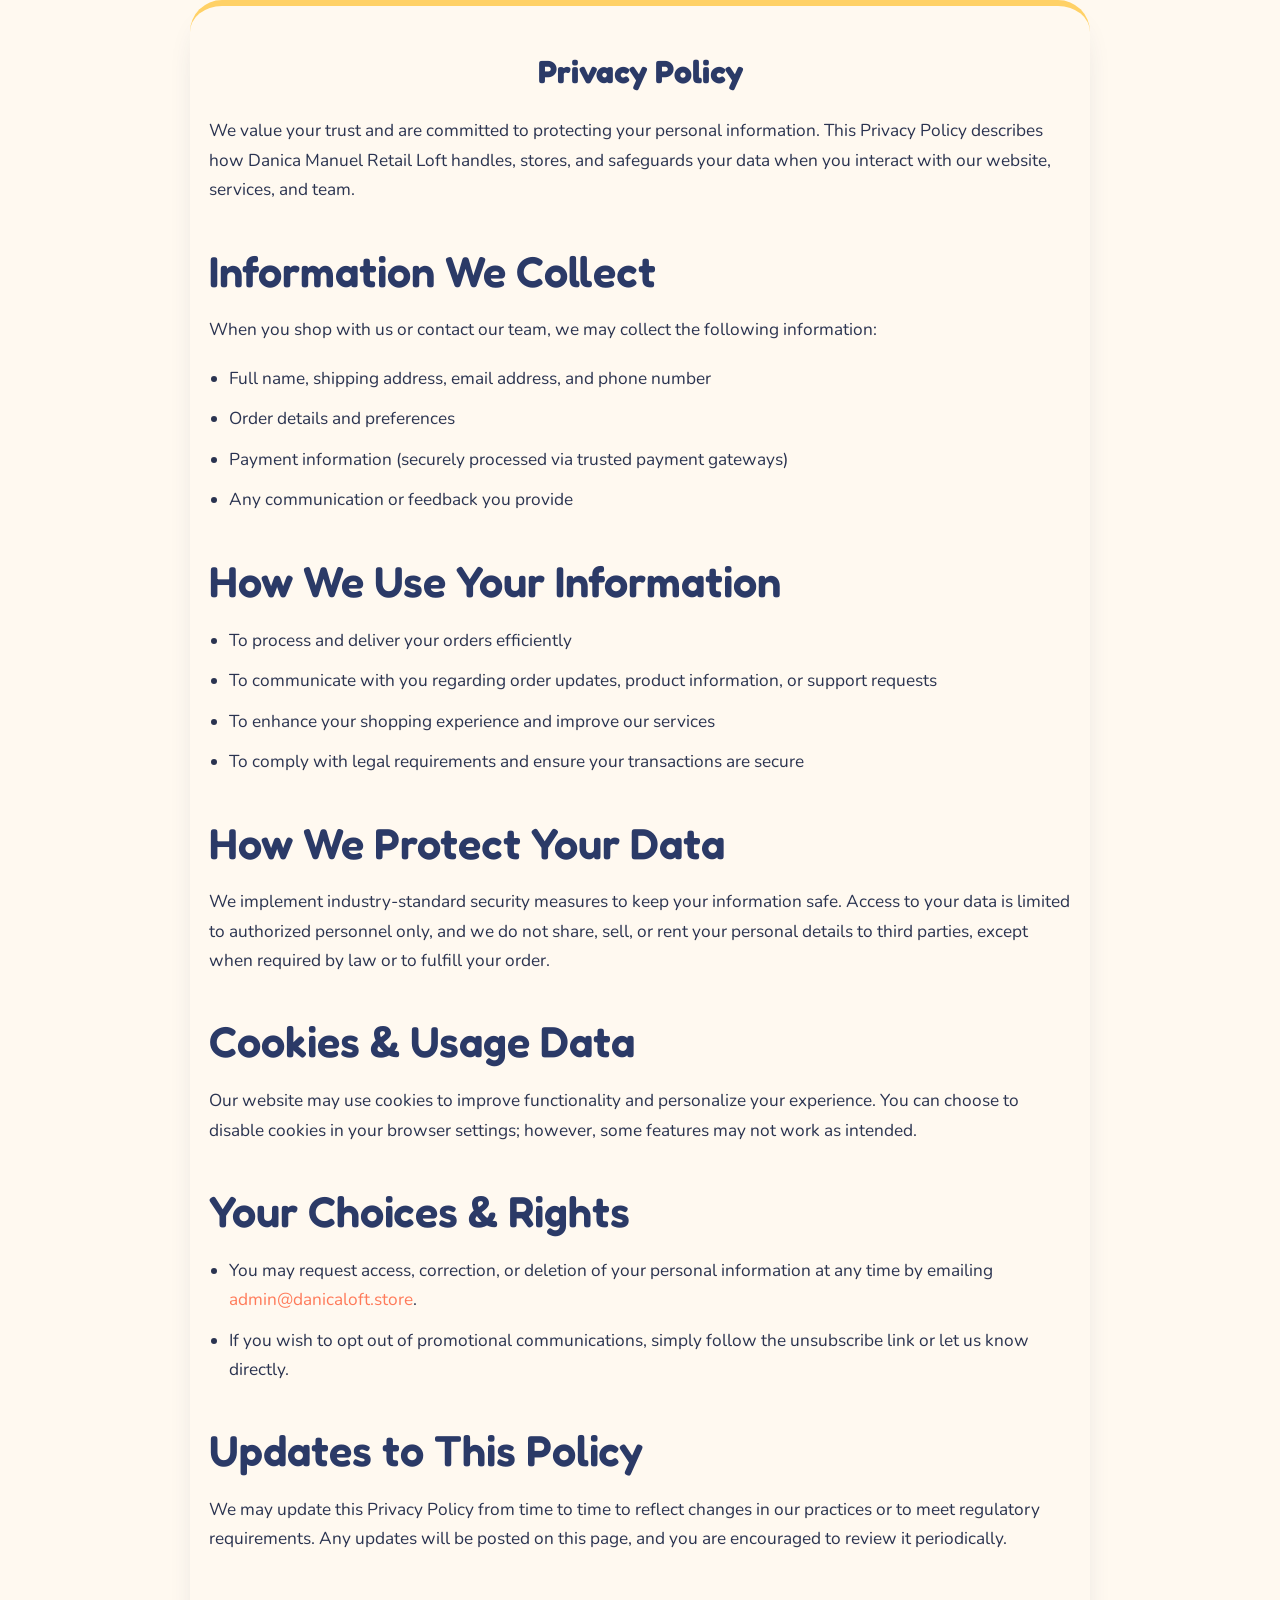
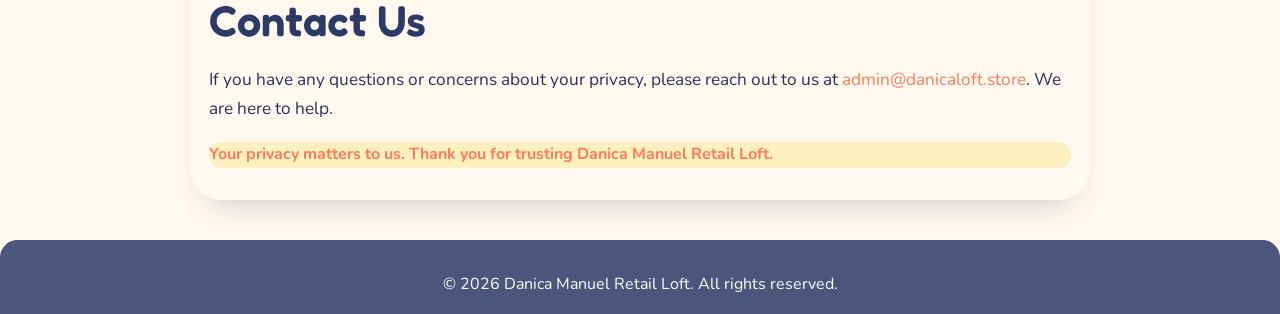
<file: privacy-policy.html>
<!DOCTYPE html>
<html lang="en">
<head>
  <meta charset="UTF-8" />
  <meta name="viewport" content="width=device-width, initial-scale=1.0" />
  <title>Privacy Policy – Danica Manuel Retail Loft</title>
  <link rel="icon" type="image/png" href="image/LOGO.png" />
  <link href="https://fonts.googleapis.com/css2?family=Inter:wght@400;600;700&family=Montserrat:wght@700&display=swap" rel="stylesheet" />
  <style>
    :root {
      --primary: #111111;
      --secondary: #ff3c00;
      --accent: #ffb366;
      --bg: #f7f8fb;
      --text: #222a36;
      --muted: #6c7a91;
      --white: #fff;
      --radius: 1.1rem;
      --shadow: 0 8px 32px 0 rgba(55, 55, 55, 0.07);
    }
    * { box-sizing: border-box; margin: 0; padding: 0; }
    html { scroll-behavior: smooth; }
    body {
      font-family: 'Inter', Arial, sans-serif;
      background: var(--bg);
      color: var(--text);
      min-height: 100vh;
      line-height: 1.6;
    }
    a { text-decoration: none; color: var(--secondary); }
    .container {
      max-width: 900px;
      margin: 0 auto;
      padding: 2.5rem 1.2rem 2rem;
    }
    h1 {
      font-size: 2rem;
      font-family: 'Montserrat', 'Inter', Arial, sans-serif;
      font-weight: 700;
      color: var(--secondary);
      margin-bottom: 1.2rem;
      text-align: center;
      letter-spacing: 1px;
    }
    .section-title {
      font-size: 1.20rem;
      color: var(--primary);
      font-weight: 600;
      margin-top: 2rem;
      margin-bottom: .6rem;
    }
    p, ul {
      font-size: 1.08rem;
      margin-bottom: 1.2rem;
      color: var(--text);
      line-height: 1.7;
    }
    ul { padding-left: 1.25rem; }
    li { margin-bottom: .7rem; }
    .highlight {
      color: var(--secondary);
      font-weight: 700;
    }
    footer {
      background: var(--primary);
      color: var(--white);
      padding: 2rem 0 1rem;
      text-align: center;
      margin-top: 2.5rem;
      border-radius: 1.1rem 1.1rem 0 0;
      font-size: 1rem;
      opacity: .85;
    }
    @media (max-width: 600px) {
      .container { padding: 1.1rem .6rem 1.2rem; }
      h1 { font-size: 1.35rem; }
    }
  </style>
  <link rel="preconnect" href="https://fonts.googleapis.com"><link rel="preconnect" href="https://fonts.gstatic.com" crossorigin><link href="https://fonts.googleapis.com/css2?family=Fredoka:wght@500;600;700&family=Nunito:wght@400;600;700;800&display=swap" rel="stylesheet"><link rel="stylesheet" href="polish.css">
</head>
<body>
  <div class="container">
    <h1>Privacy Policy</h1>
    <p>
      We value your trust and are committed to protecting your personal information. This Privacy Policy describes how Danica Manuel Retail Loft handles, stores, and safeguards your data when you interact with our website, services, and team.
    </p>
    <div class="section-title">Information We Collect</div>
    <p>
      When you shop with us or contact our team, we may collect the following information:
    </p>
    <ul>
      <li>Full name, shipping address, email address, and phone number</li>
      <li>Order details and preferences</li>
      <li>Payment information (securely processed via trusted payment gateways)</li>
      <li>Any communication or feedback you provide</li>
    </ul>
    <div class="section-title">How We Use Your Information</div>
    <ul>
      <li>To process and deliver your orders efficiently</li>
      <li>To communicate with you regarding order updates, product information, or support requests</li>
      <li>To enhance your shopping experience and improve our services</li>
      <li>To comply with legal requirements and ensure your transactions are secure</li>
    </ul>
    <div class="section-title">How We Protect Your Data</div>
    <p>
      We implement industry-standard security measures to keep your information safe. Access to your data is limited to authorized personnel only, and we do not share, sell, or rent your personal details to third parties, except when required by law or to fulfill your order.
    </p>
    <div class="section-title">Cookies & Usage Data</div>
    <p>
      Our website may use cookies to improve functionality and personalize your experience. You can choose to disable cookies in your browser settings; however, some features may not work as intended.
    </p>
    <div class="section-title">Your Choices & Rights</div>
    <ul>
      <li>You may request access, correction, or deletion of your personal information at any time by emailing <a href="mailto:admin@danicaloft.store">admin@danicaloft.store</a>.</li>
      <li>If you wish to opt out of promotional communications, simply follow the unsubscribe link or let us know directly.</li>
    </ul>
    <div class="section-title">Updates to This Policy</div>
    <p>
      We may update this Privacy Policy from time to time to reflect changes in our practices or to meet regulatory requirements. Any updates will be posted on this page, and you are encouraged to review it periodically.
    </p>
    <div class="section-title">Contact Us</div>
    <p>
      If you have any questions or concerns about your privacy, please reach out to us at <a href="mailto:admin@danicaloft.store">admin@danicaloft.store</a>. We are here to help.
    </p>
    <div class="highlight">Your privacy matters to us. Thank you for trusting Danica Manuel Retail Loft.</div>
  </div>
  <footer>
    &copy; <span id="footer-year"></span> Danica Manuel Retail Loft. All rights reserved.
  </footer>
  <script>
    document.getElementById('footer-year').textContent = new Date().getFullYear();
  </script>
</body>
</html>
</file>
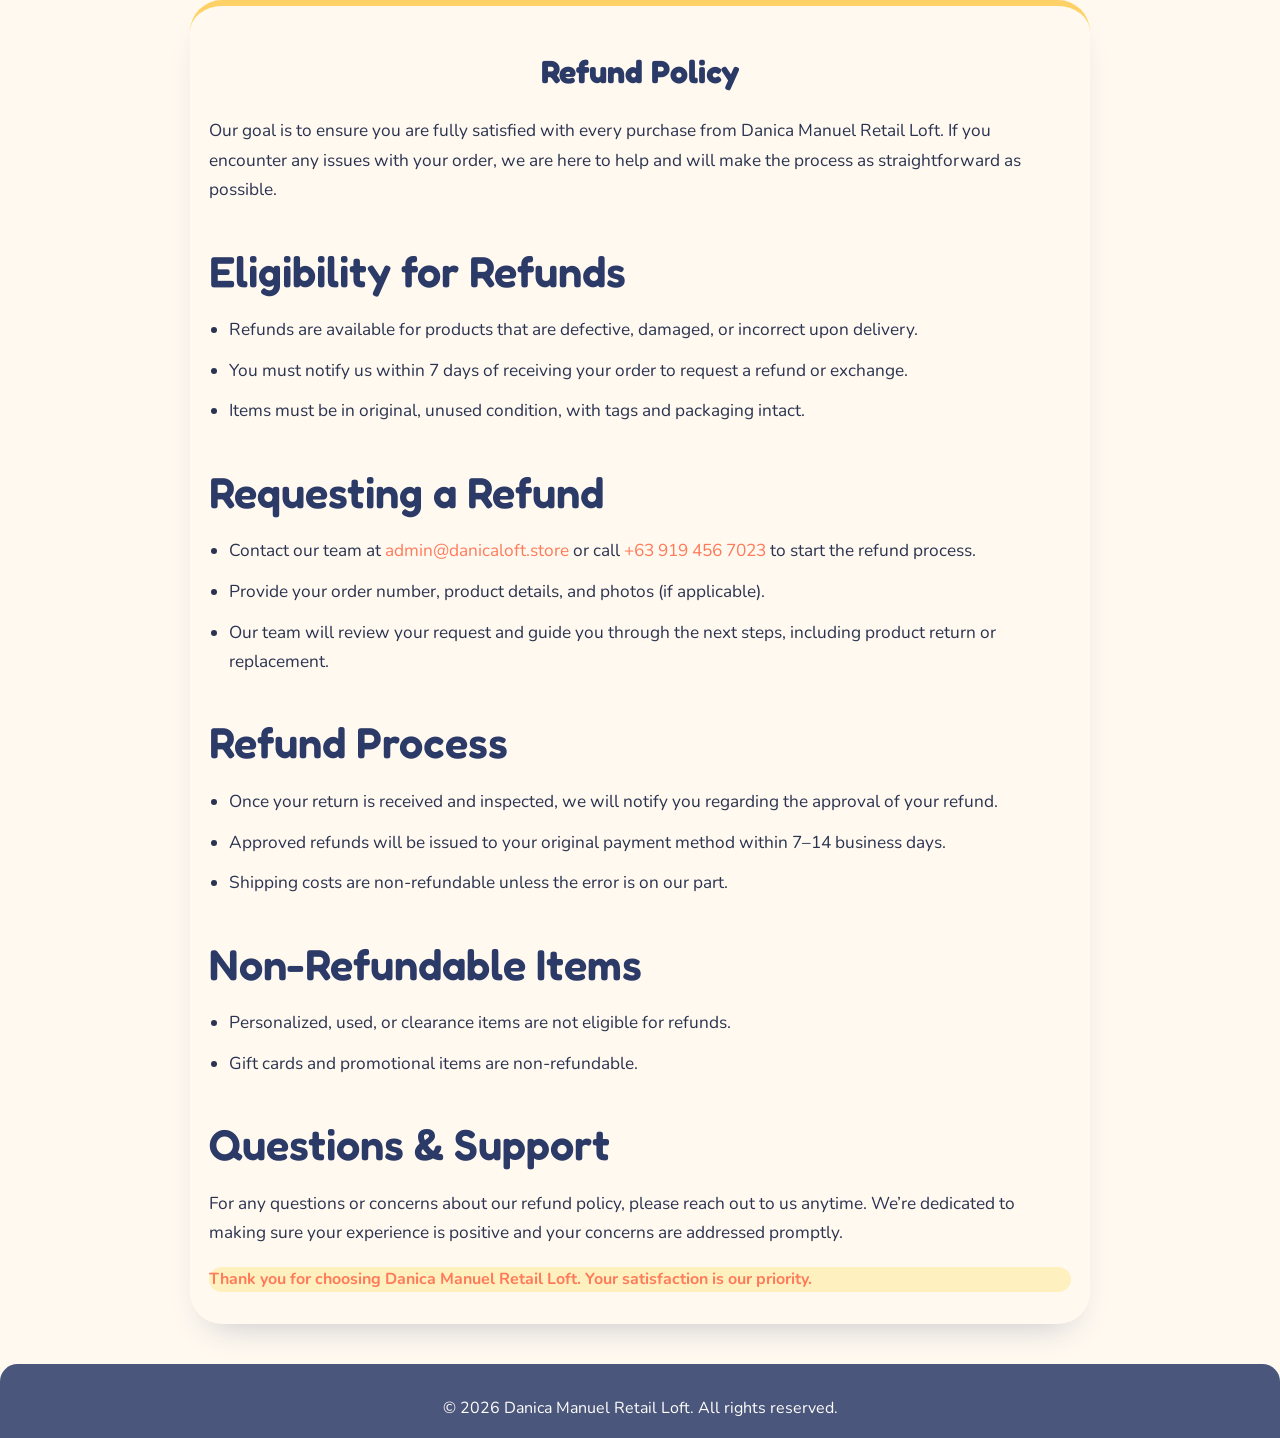
<file: refund-policy.html>
<!DOCTYPE html>
<html lang="en">
<head>
  <meta charset="UTF-8" />
  <meta name="viewport" content="width=device-width, initial-scale=1.0" />
  <title>Refund Policy – Danica Manuel Retail Loft</title>
  <link rel="icon" type="image/png" href="image/LOGO.png" />
  <link href="https://fonts.googleapis.com/css2?family=Inter:wght@400;600;700&family=Montserrat:wght@700&display=swap" rel="stylesheet" />
  <style>
    :root {
      --primary: #111111;
      --secondary: #ff3c00;
      --accent: #ffb366;
      --bg: #f7f8fb;
      --text: #222a36;
      --muted: #6c7a91;
      --white: #fff;
      --radius: 1.1rem;
      --shadow: 0 8px 32px 0 rgba(55, 55, 55, 0.07);
    }
    * { box-sizing: border-box; margin: 0; padding: 0; }
    html { scroll-behavior: smooth; }
    body {
      font-family: 'Inter', Arial, sans-serif;
      background: var(--bg);
      color: var(--text);
      min-height: 100vh;
      line-height: 1.6;
    }
    a { text-decoration: none; color: var(--secondary); }
    .container {
      max-width: 900px;
      margin: 0 auto;
      padding: 2.5rem 1.2rem 2rem;
    }
    h1 {
      font-size: 2rem;
      font-family: 'Montserrat', 'Inter', Arial, sans-serif;
      font-weight: 700;
      color: var(--secondary);
      margin-bottom: 1.2rem;
      text-align: center;
      letter-spacing: 1px;
    }
    .section-title {
      font-size: 1.20rem;
      color: var(--primary);
      font-weight: 600;
      margin-top: 2rem;
      margin-bottom: .6rem;
    }
    p, ul {
      font-size: 1.08rem;
      margin-bottom: 1.2rem;
      color: var(--text);
      line-height: 1.7;
    }
    ul { padding-left: 1.25rem; }
    li { margin-bottom: .7rem; }
    .highlight {
      color: var(--secondary);
      font-weight: 700;
    }
    footer {
      background: var(--primary);
      color: var(--white);
      padding: 2rem 0 1rem;
      text-align: center;
      margin-top: 2.5rem;
      border-radius: 1.1rem 1.1rem 0 0;
      font-size: 1rem;
      opacity: .85;
    }
    @media (max-width: 600px) {
      .container { padding: 1.1rem .6rem 1.2rem; }
      h1 { font-size: 1.35rem; }
    }
  </style>
  <link rel="preconnect" href="https://fonts.googleapis.com"><link rel="preconnect" href="https://fonts.gstatic.com" crossorigin><link href="https://fonts.googleapis.com/css2?family=Fredoka:wght@500;600;700&family=Nunito:wght@400;600;700;800&display=swap" rel="stylesheet"><link rel="stylesheet" href="polish.css">
</head>
<body>
  <div class="container">
    <h1>Refund Policy</h1>
    <p>
      Our goal is to ensure you are fully satisfied with every purchase from Danica Manuel Retail Loft. If you encounter any issues with your order, we are here to help and will make the process as straightforward as possible.
    </p>
    <div class="section-title">Eligibility for Refunds</div>
    <ul>
      <li>Refunds are available for products that are defective, damaged, or incorrect upon delivery.</li>
      <li>You must notify us within 7 days of receiving your order to request a refund or exchange.</li>
      <li>Items must be in original, unused condition, with tags and packaging intact.</li>
    </ul>
    <div class="section-title">Requesting a Refund</div>
    <ul>
      <li>Contact our team at <a href="mailto:admin@danicaloft.store">admin@danicaloft.store</a> or call <a href="tel:+639194567023">+63 919 456 7023</a> to start the refund process.</li>
      <li>Provide your order number, product details, and photos (if applicable).</li>
      <li>Our team will review your request and guide you through the next steps, including product return or replacement.</li>
    </ul>
    <div class="section-title">Refund Process</div>
    <ul>
      <li>Once your return is received and inspected, we will notify you regarding the approval of your refund.</li>
      <li>Approved refunds will be issued to your original payment method within 7–14 business days.</li>
      <li>Shipping costs are non-refundable unless the error is on our part.</li>
    </ul>
    <div class="section-title">Non-Refundable Items</div>
    <ul>
      <li>Personalized, used, or clearance items are not eligible for refunds.</li>
      <li>Gift cards and promotional items are non-refundable.</li>
    </ul>
    <div class="section-title">Questions & Support</div>
    <p>
      For any questions or concerns about our refund policy, please reach out to us anytime. We’re dedicated to making sure your experience is positive and your concerns are addressed promptly.
    </p>
    <div class="highlight">Thank you for choosing Danica Manuel Retail Loft. Your satisfaction is our priority.</div>
  </div>
  <footer>
    &copy; <span id="footer-year"></span> Danica Manuel Retail Loft. All rights reserved.
  </footer>
  <script>
    document.getElementById('footer-year').textContent = new Date().getFullYear();
  </script>
</body>
</html>
</file>
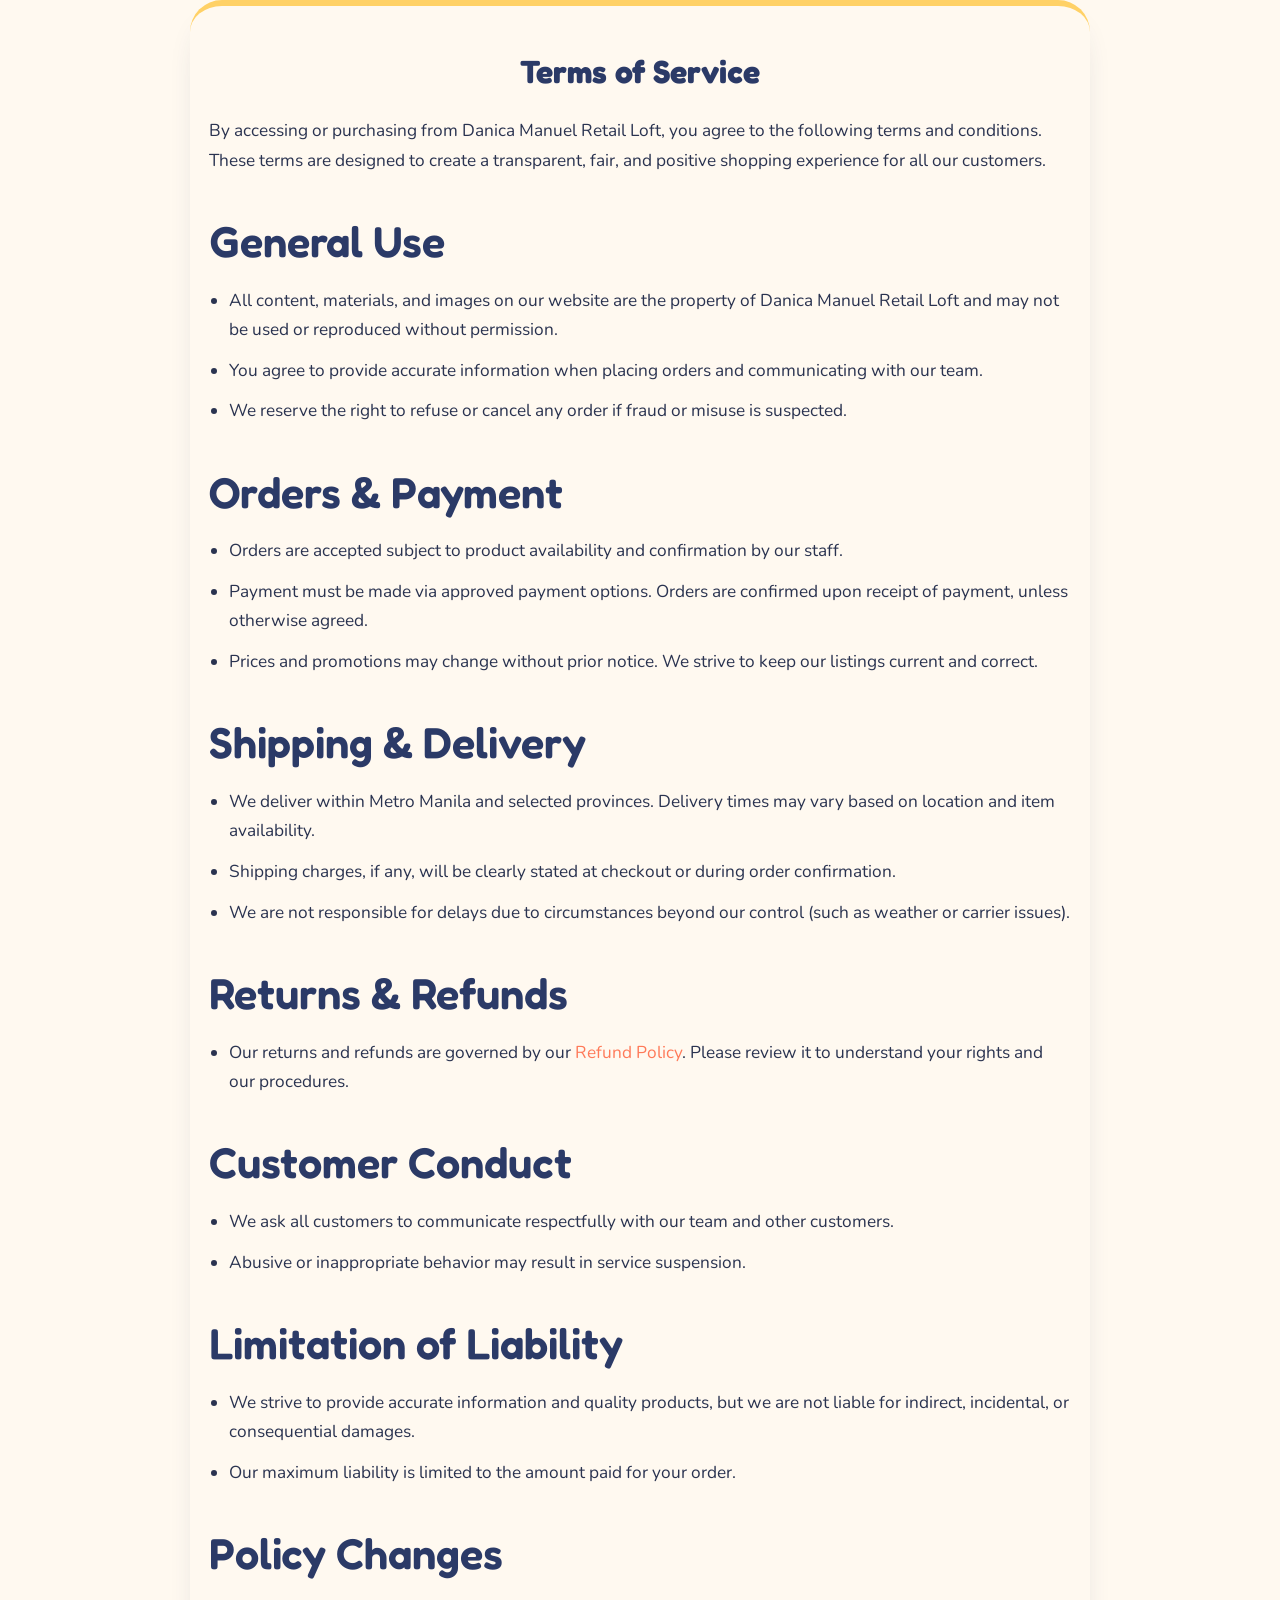
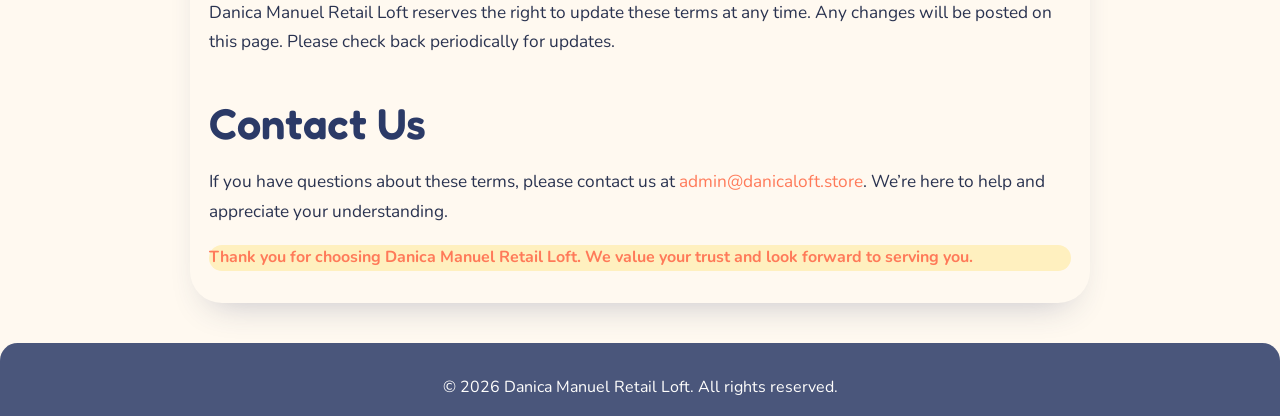
<file: terms.html>
<!DOCTYPE html>
<html lang="en">
<head>
  <meta charset="UTF-8" />
  <meta name="viewport" content="width=device-width, initial-scale=1.0" />
  <title>Terms of Service – Danica Manuel Retail Loft</title>
  <link rel="icon" type="image/png" href="image/LOGO.png" />
  <link href="https://fonts.googleapis.com/css2?family=Inter:wght@400;600;700&family=Montserrat:wght@700&display=swap" rel="stylesheet" />
  <style>
    :root {
      --primary: #111111;
      --secondary: #ff3c00;
      --accent: #ffb366;
      --bg: #f7f8fb;
      --text: #222a36;
      --muted: #6c7a91;
      --white: #fff;
      --radius: 1.1rem;
      --shadow: 0 8px 32px 0 rgba(55, 55, 55, 0.07);
    }
    * { box-sizing: border-box; margin: 0; padding: 0; }
    html { scroll-behavior: smooth; }
    body {
      font-family: 'Inter', Arial, sans-serif;
      background: var(--bg);
      color: var(--text);
      min-height: 100vh;
      line-height: 1.6;
    }
    a { text-decoration: none; color: var(--secondary); }
    .container {
      max-width: 900px;
      margin: 0 auto;
      padding: 2.5rem 1.2rem 2rem;
    }
    h1 {
      font-size: 2rem;
      font-family: 'Montserrat', 'Inter', Arial, sans-serif;
      font-weight: 700;
      color: var(--secondary);
      margin-bottom: 1.2rem;
      text-align: center;
      letter-spacing: 1px;
    }
    .section-title {
      font-size: 1.20rem;
      color: var(--primary);
      font-weight: 600;
      margin-top: 2rem;
      margin-bottom: .6rem;
    }
    p, ul {
      font-size: 1.08rem;
      margin-bottom: 1.2rem;
      color: var(--text);
      line-height: 1.7;
    }
    ul { padding-left: 1.25rem; }
    li { margin-bottom: .7rem; }
    .highlight {
      color: var(--secondary);
      font-weight: 700;
    }
    footer {
      background: var(--primary);
      color: var(--white);
      padding: 2rem 0 1rem;
      text-align: center;
      margin-top: 2.5rem;
      border-radius: 1.1rem 1.1rem 0 0;
      font-size: 1rem;
      opacity: .85;
    }
    @media (max-width: 600px) {
      .container { padding: 1.1rem .6rem 1.2rem; }
      h1 { font-size: 1.35rem; }
    }
  </style>
  <link rel="preconnect" href="https://fonts.googleapis.com"><link rel="preconnect" href="https://fonts.gstatic.com" crossorigin><link href="https://fonts.googleapis.com/css2?family=Fredoka:wght@500;600;700&family=Nunito:wght@400;600;700;800&display=swap" rel="stylesheet"><link rel="stylesheet" href="polish.css">
</head>
<body>
  <div class="container">
    <h1>Terms of Service</h1>
    <p>
      By accessing or purchasing from Danica Manuel Retail Loft, you agree to the following terms and conditions. These terms are designed to create a transparent, fair, and positive shopping experience for all our customers.
    </p>
    <div class="section-title">General Use</div>
    <ul>
      <li>All content, materials, and images on our website are the property of Danica Manuel Retail Loft and may not be used or reproduced without permission.</li>
      <li>You agree to provide accurate information when placing orders and communicating with our team.</li>
      <li>We reserve the right to refuse or cancel any order if fraud or misuse is suspected.</li>
    </ul>
    <div class="section-title">Orders & Payment</div>
    <ul>
      <li>Orders are accepted subject to product availability and confirmation by our staff.</li>
      <li>Payment must be made via approved payment options. Orders are confirmed upon receipt of payment, unless otherwise agreed.</li>
      <li>Prices and promotions may change without prior notice. We strive to keep our listings current and correct.</li>
    </ul>
    <div class="section-title">Shipping & Delivery</div>
    <ul>
      <li>We deliver within Metro Manila and selected provinces. Delivery times may vary based on location and item availability.</li>
      <li>Shipping charges, if any, will be clearly stated at checkout or during order confirmation.</li>
      <li>We are not responsible for delays due to circumstances beyond our control (such as weather or carrier issues).</li>
    </ul>
    <div class="section-title">Returns & Refunds</div>
    <ul>
      <li>Our returns and refunds are governed by our <a href="refund-policy.html">Refund Policy</a>. Please review it to understand your rights and our procedures.</li>
    </ul>
    <div class="section-title">Customer Conduct</div>
    <ul>
      <li>We ask all customers to communicate respectfully with our team and other customers.</li>
      <li>Abusive or inappropriate behavior may result in service suspension.</li>
    </ul>
    <div class="section-title">Limitation of Liability</div>
    <ul>
      <li>We strive to provide accurate information and quality products, but we are not liable for indirect, incidental, or consequential damages.</li>
      <li>Our maximum liability is limited to the amount paid for your order.</li>
    </ul>
    <div class="section-title">Policy Changes</div>
    <p>
      Danica Manuel Retail Loft reserves the right to update these terms at any time. Any changes will be posted on this page. Please check back periodically for updates.
    </p>
    <div class="section-title">Contact Us</div>
    <p>
      If you have questions about these terms, please contact us at <a href="mailto:admin@danicaloft.store">admin@danicaloft.store</a>. We’re here to help and appreciate your understanding.
    </p>
    <div class="highlight">
      Thank you for choosing Danica Manuel Retail Loft. We value your trust and look forward to serving you.
    </div>
  </div>
  <footer>
    &copy; <span id="footer-year"></span> Danica Manuel Retail Loft. All rights reserved.
  </footer>
  <script>
    document.getElementById('footer-year').textContent = new Date().getFullYear();
  </script>
</body>
</html>
</file>
<file: polish.css>
:root {
  --primary: #2b3a67;
  --secondary: #ff7a59;
  --accent: #ffd166;
  --bg: #fff9f0;
  --text: #2a3350;
  --muted: #667092;
  --radius: 1.6rem;
  --shadow: 0 18px 36px -20px rgba(43,58,103,.32);
  --border: 1px solid #f0e6d6;
  --mint: #d8f3e6;
  --sky: #dcecff;
  --blush: #ffe3e6;
  --sun: #fff0bf;
}
body { font-family: 'Nunito', 'Inter', Arial, sans-serif; background: var(--bg); }
h1, h2, .hero-title, .section-title, .loft-logo-text, .info-title, .product-name, .cart-sidebar-title, .contact-title, .footer-brand, .footer-links-title {
  font-family: 'Fredoka', 'Nunito', sans-serif; letter-spacing: 0;
}
html { scroll-behavior: smooth; }
[id] { scroll-margin-top: 96px; }


.header { background: #fff; border-bottom: 3px solid var(--accent); box-shadow: none; }
.loft-logo-text { color: var(--primary); font-weight: 600; line-height: 1.1; }
.loft-logo-img { border-radius: 50%; }
.nav-link { font-weight: 700; color: var(--primary); }
.nav-link.active, .nav-link:hover { color: var(--secondary); }
.nav-action-btn { background: var(--sun); color: var(--primary); border-radius: 50%; }
.nav-action-btn:hover { background: var(--secondary); color: #fff; }


.hero {
  position: relative; overflow: hidden; display: grid; grid-template-columns: 1.2fr .8fr; gap: 2.5rem; align-items: center;
  background: var(--sky); border-radius: 3rem; box-shadow: none; padding: clamp(2rem, 5vw, 4.2rem);
}
.hero::before { content: ''; position: absolute; width: 260px; height: 260px; border-radius: 50%; background: var(--sun); top: -90px; right: -60px; }
.hero::after { content: ''; position: absolute; width: 150px; height: 150px; border-radius: 50%; background: var(--blush); bottom: -50px; left: 38%; }
.hero-content, .hero-img-container { position: relative; z-index: 1; }
.hero-title { color: var(--primary); font-size: clamp(2.1rem, 4.6vw, 3.6rem); font-weight: 700; line-height: 1.05; }
.hero-title span { color: var(--secondary); display: block; }
.hero-desc { color: #45507a; font-size: 1.08rem; }
.btn-primary, .btn-secondary { border-radius: 999px; font-weight: 800; }
.btn-primary { background: var(--secondary); color: #fff; box-shadow: 0 10px 20px -8px rgba(255,122,89,.7); }
.btn-primary:hover { background: var(--primary); color: #fff; }
.btn-secondary { background: #fff; color: var(--primary); border: 2px solid var(--primary); }
.btn-secondary:hover { background: var(--primary); color: #fff; }
.hero-img-container { justify-content: center; }
.hero-img { width: min(320px, 100%); aspect-ratio: 1; object-fit: contain; background: #fff; padding: 2rem; border-radius: 50%; border: 10px solid #fff; box-shadow: var(--shadow); }


.hero + .info-sections {
  display: grid; grid-template-columns: repeat(3, 1fr); gap: 0; background: var(--primary); color: #fff;
  border-radius: 999px; padding: 1.2rem 1rem; margin: 1.5rem 0 4rem; max-width: none;
}
.hero + .info-sections .info-card { flex: none; max-width: none; background: none; box-shadow: none; border-radius: 0; display: grid; grid-template-columns: auto 1fr; column-gap: .9rem; text-align: left; padding: .3rem 1.4rem; align-items: center; }
.hero + .info-sections .info-card + .info-card { border-left: 2px dotted rgba(255,255,255,.35); }
.hero + .info-sections .info-icon { grid-row: 1 / span 2; margin: 0; font-size: 1.9rem; color: var(--accent); flex: none; }
.hero + .info-sections .info-title { color: #fff; font-size: 1rem; margin: 0; }
.hero + .info-sections .info-desc { color: #cdd6f5; font-size: .82rem; line-height: 1.4; }
.hero + .info-sections .info-card > div:not(.info-icon) { }


.section-title { color: var(--primary); font-size: clamp(1.9rem, 4vw, 2.7rem); text-align: left; }
#shop > .section-title { text-align: center; }
#shop > .section-title::after { content: ''; display: block; width: 90px; height: 8px; margin: .7rem auto 0; border-radius: 8px; background: repeating-linear-gradient(90deg, var(--secondary) 0 18px, var(--accent) 18px 36px); }
.products-grid { gap: 1.6rem; margin-top: 2.2rem; }
.product-card {
  border: none; border-radius: 2rem; padding: 1rem 1rem 1.4rem; background: #fff; box-shadow: var(--shadow);
  transition: transform .25s, box-shadow .25s;
}
.product-card:hover { transform: translateY(-6px) rotate(-.6deg); }
.product-img { width: 100%; height: 190px; object-fit: contain; border-radius: 1.5rem; padding: .8rem; margin-bottom: 1rem; background: var(--mint); }
.product-card:nth-child(3n+2) .product-img { background: var(--sky); }
.product-card:nth-child(3n+3) .product-img { background: var(--blush); }
.product-badge { background: var(--secondary); color: #fff; border-radius: 999px; transform: rotate(6deg); font-weight: 800; box-shadow: 0 6px 12px -4px rgba(255,122,89,.6); }
.product-price { font-family: 'Fredoka', sans-serif; color: var(--secondary); font-size: 1.35rem; }
.product-qty { color: var(--muted); font-size: .88rem; }
.product-add { background: var(--primary); color: #fff; border-radius: 999px; padding: .7rem 1.4rem; }
.product-add:hover { background: var(--secondary); color: #fff; }


#shop + .info-sections { counter-reset: step; gap: 1.4rem; margin: 4.5rem 0; position: relative; }
#shop + .info-sections .info-card { background: transparent; box-shadow: none; position: relative; padding-top: 3.6rem; counter-increment: step; }
#shop + .info-sections .info-card::before {
  content: counter(step); position: absolute; top: 0; left: 50%; transform: translateX(-50%); width: 48px; height: 48px; border-radius: 50%;
  background: var(--accent); color: var(--primary); font-family: 'Fredoka', sans-serif; font-size: 1.4rem; display: flex; align-items: center; justify-content: center;
}
#shop + .info-sections .info-card + .info-card::after {
  content: ''; position: absolute; top: 24px; right: 50%; width: 100%; border-top: 3px dashed #e5c983; z-index: -1;
}
#shop + .info-sections .info-icon { color: var(--secondary); }


#about-section { margin-top: 1rem; }
.about-section {
  background: var(--sun); border-radius: 2.4rem 2.4rem 2.4rem .5rem; padding: clamp(1.6rem, 4vw, 3rem); box-shadow: none; max-width: 860px; margin: 0 auto 4.5rem;
  color: #46410f; font-size: 1.05rem; position: relative;
}
.about-section ul { margin: 1rem 0; }
.about-section li { background: #fff; border-radius: 1rem; padding: .7rem 1rem; margin-bottom: .6rem; }
.about-section em { display: block; font-family: 'Fredoka', sans-serif; font-size: 1.25rem; color: var(--primary); border-top: 2px dashed #e4c96a; padding-top: 1rem; }


.contact-section { background: var(--primary); color: #fff; border-radius: 2.4rem; box-shadow: none; padding: clamp(1.6rem, 4vw, 3rem); }
.contact-section .contact-title { color: var(--accent); }
.contact-section .contact-label, .contact-section .contact-form label { color: #dbe2ff; }
.contact-section .contact-link { color: #fff; }
.contact-section .contact-form input, .contact-section .contact-form textarea { border-radius: 1rem; background: #fff; }
.contact-section .contact-form button { background: var(--secondary); color: #fff; border-radius: 999px; }
.contact-section .contact-form button:hover { background: var(--accent); color: var(--primary); }


#newsletter { margin: 4.5rem 0 1rem; }
#newsletter .info-card { max-width: none !important; flex: 1 1 100% !important; background: var(--blush); border-radius: 2.4rem; box-shadow: none; padding: 2.4rem 1.6rem; }
#newsletter .info-icon { color: var(--secondary); }
#newsletter .newsletter-input { border-radius: 999px !important; border: 2px solid #fff !important; background: #fff !important; }
#newsletter .newsletter-btn { border-radius: 999px !important; }


.footer { background: var(--primary); border-radius: 2.4rem 2.4rem 0 0; }
.footer-links-title { color: var(--accent); }
.scroll-top-btn { border-radius: 50%; background: var(--secondary); color: #fff; }


.cart-sidebar { border-radius: 1.6rem 0 0 1.6rem; }
.cart-sidebar-footer .checkout-btn, .checkout-btn { border-radius: 999px; }
.policy-container, .summary-container, .order-container, .container, .legal-container {
  border-radius: 2rem; box-shadow: var(--shadow); border-top: 6px solid var(--accent);
}
h1 { color: var(--primary); }

@media (max-width: 900px) {
  .hero { grid-template-columns: minmax(0, 1fr); text-align: center; border-radius: 2rem; }
  .hero-btns { justify-content: center; }
  .hero + .info-sections { grid-template-columns: minmax(0, 1fr); border-radius: 2rem; gap: .8rem; }
  .hero + .info-sections .info-card + .info-card { border-left: none; border-top: 2px dotted rgba(255,255,255,.3); padding-top: .9rem; }
  #shop + .info-sections .info-card + .info-card::after { display: none; }
}
@media (prefers-reduced-motion: reduce) { html { scroll-behavior: auto; } * { transition: none !important; } }
.order-form-btn { border-radius: 999px; background: var(--secondary); color: #fff; }
.order-form-btn:hover { background: var(--primary); }
.order-form-input, .order-form-select, .order-form-textarea { border-radius: 1rem; }
.order-table th { background: var(--sky); color: var(--primary); }
.order-total-row td { background: var(--sun); color: var(--primary); }
.highlight { background: var(--sun); border-radius: 1rem; }
.nav-close { display: none; }
</file>
